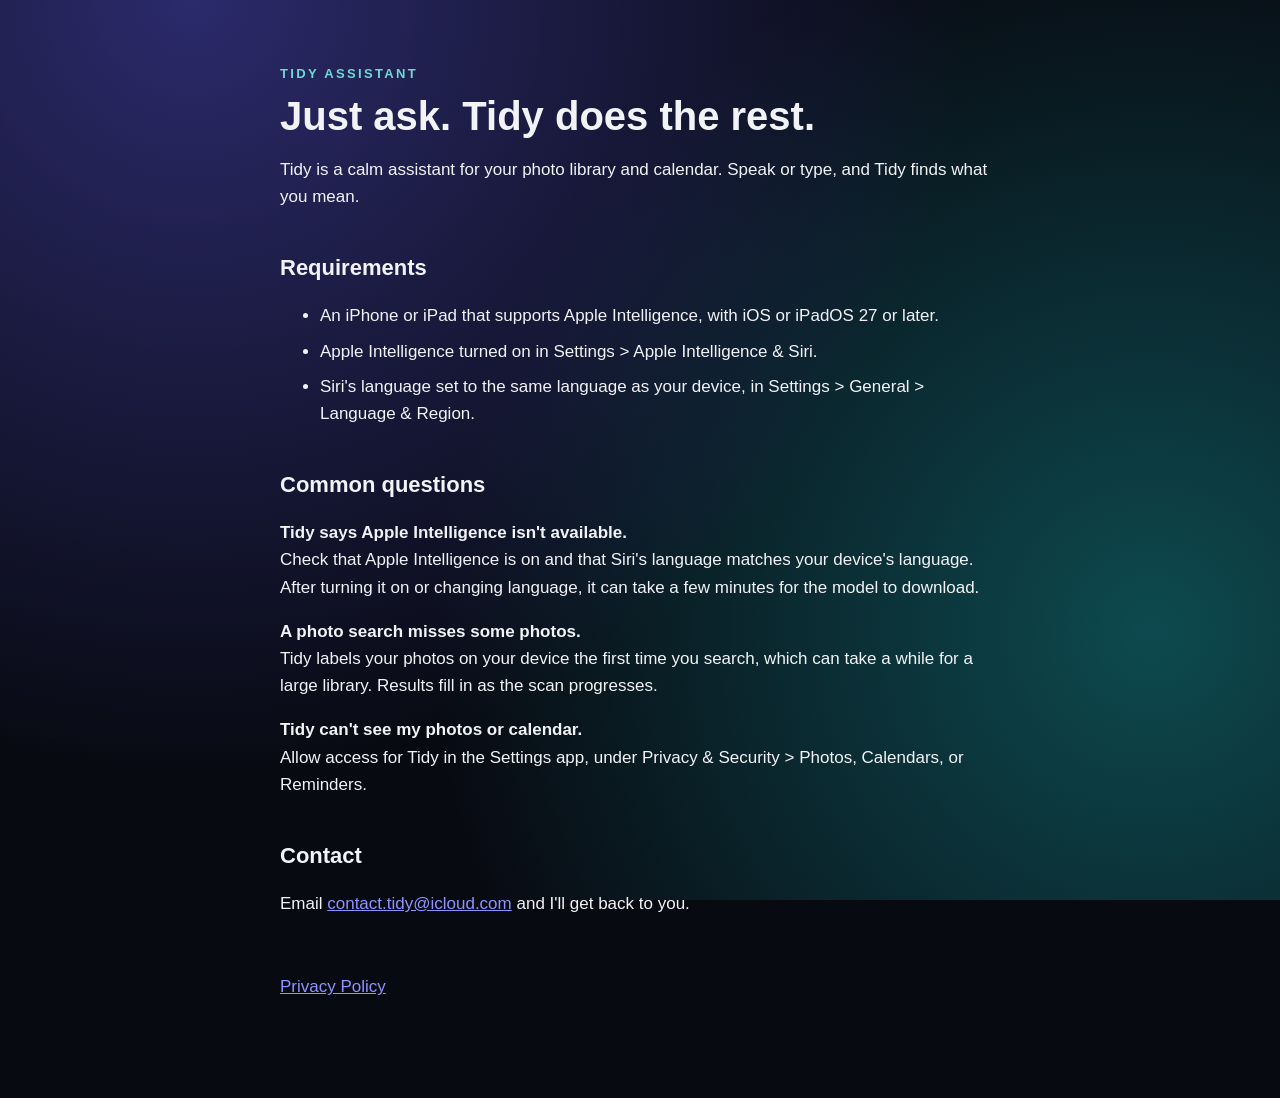
<file: index.html>
<!doctype html>
<html lang="en">
<head>
<meta charset="utf-8">
<meta name="viewport" content="width=device-width, initial-scale=1">
<title>Tidy Assistant – Support</title>
<link rel="stylesheet" href="style.css">
</head>
<body>
<main>
  <p class="eyebrow">Tidy Assistant</p>
  <h1>Just ask. Tidy does the rest.</h1>
  <p>Tidy is a calm assistant for your photo library and calendar. Speak or type, and Tidy finds what you mean.</p>

  <h2>Requirements</h2>
  <ul>
    <li>An iPhone or iPad that supports Apple Intelligence, with iOS or iPadOS 27 or later.</li>
    <li>Apple Intelligence turned on in Settings &gt; Apple Intelligence &amp; Siri.</li>
    <li>Siri's language set to the same language as your device, in Settings &gt; General &gt; Language &amp; Region.</li>
  </ul>

  <h2>Common questions</h2>
  <p><strong>Tidy says Apple Intelligence isn't available.</strong><br>
  Check that Apple Intelligence is on and that Siri's language matches your device's language. After turning it on or changing language, it can take a few minutes for the model to download.</p>
  <p><strong>A photo search misses some photos.</strong><br>
  Tidy labels your photos on your device the first time you search, which can take a while for a large library. Results fill in as the scan progresses.</p>
  <p><strong>Tidy can't see my photos or calendar.</strong><br>
  Allow access for Tidy in the Settings app, under Privacy &amp; Security &gt; Photos, Calendars, or Reminders.</p>

  <h2>Contact</h2>
  <p>Email <a href="mailto:contact.tidy@icloud.com">contact.tidy@icloud.com</a> and I'll get back to you.</p>

  <p class="footer"><a href="privacy.html">Privacy Policy</a></p>
</main>
</body>
</html>
</file>
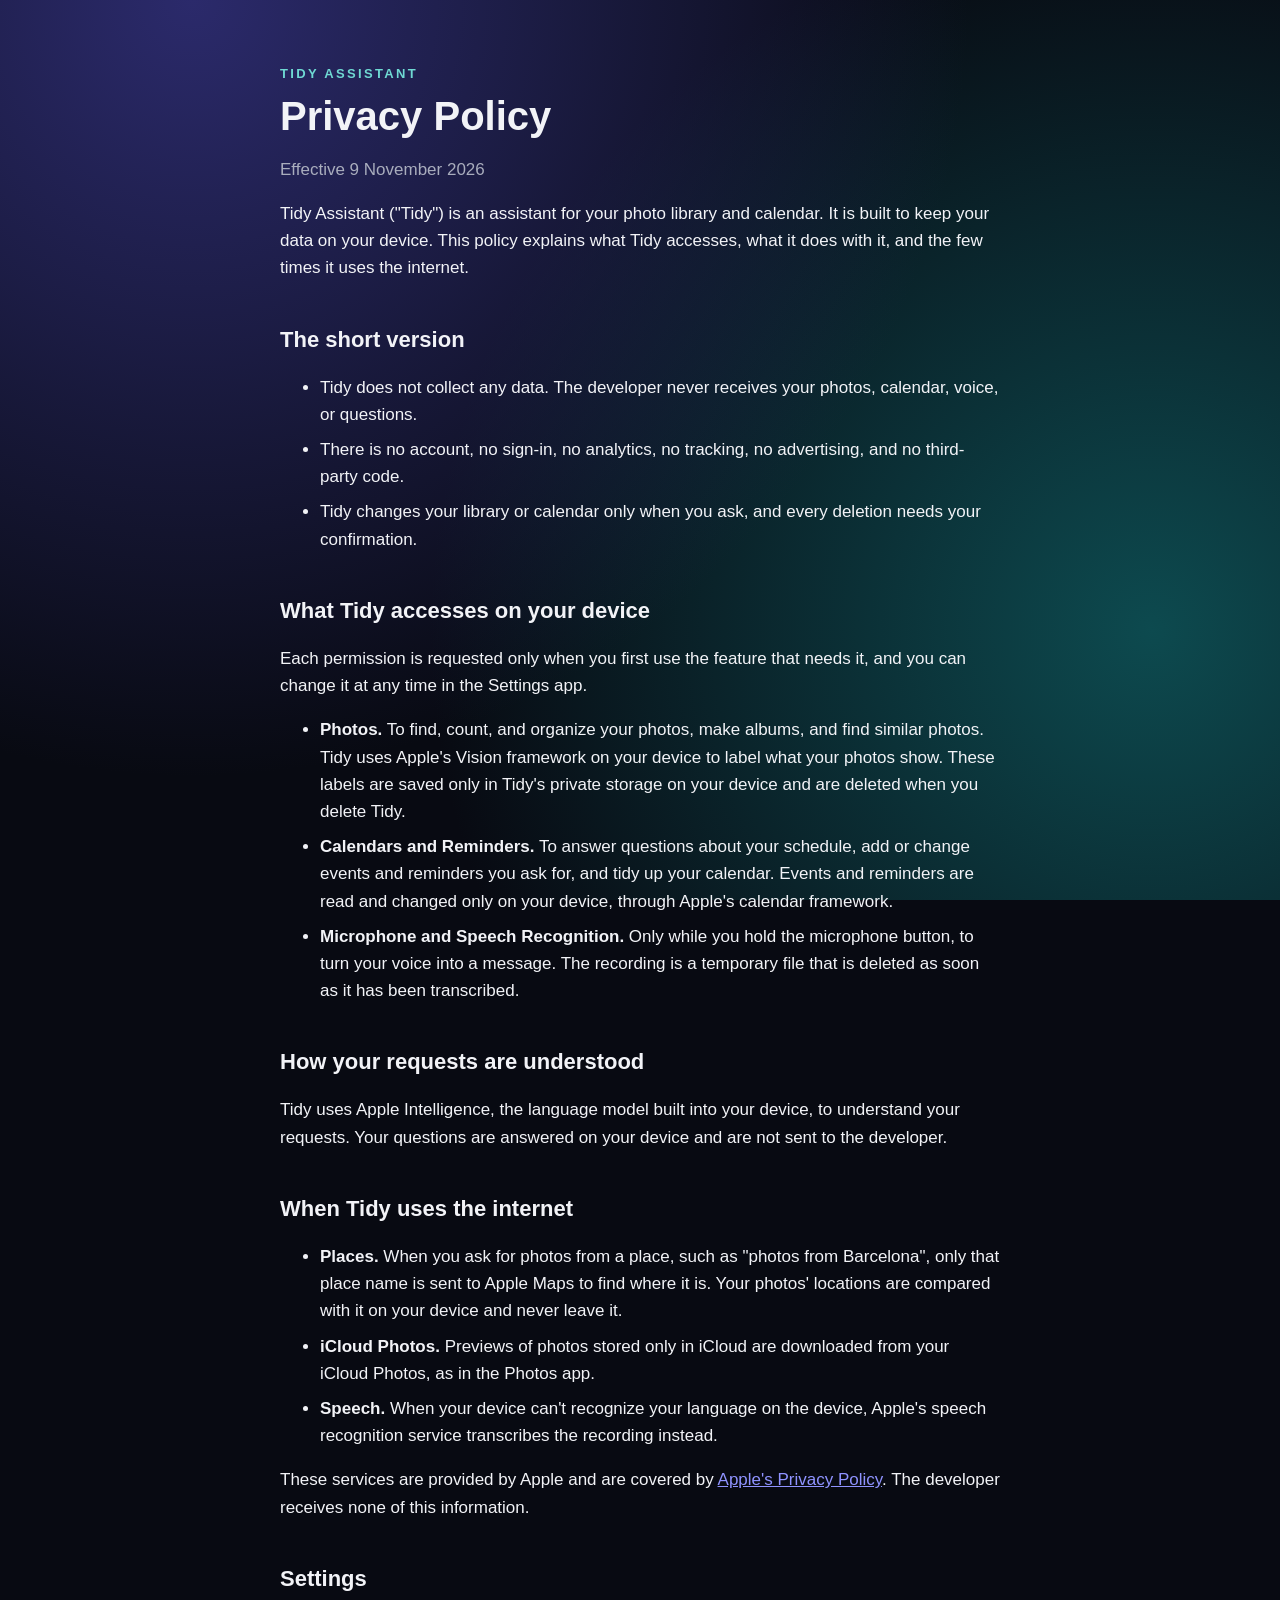
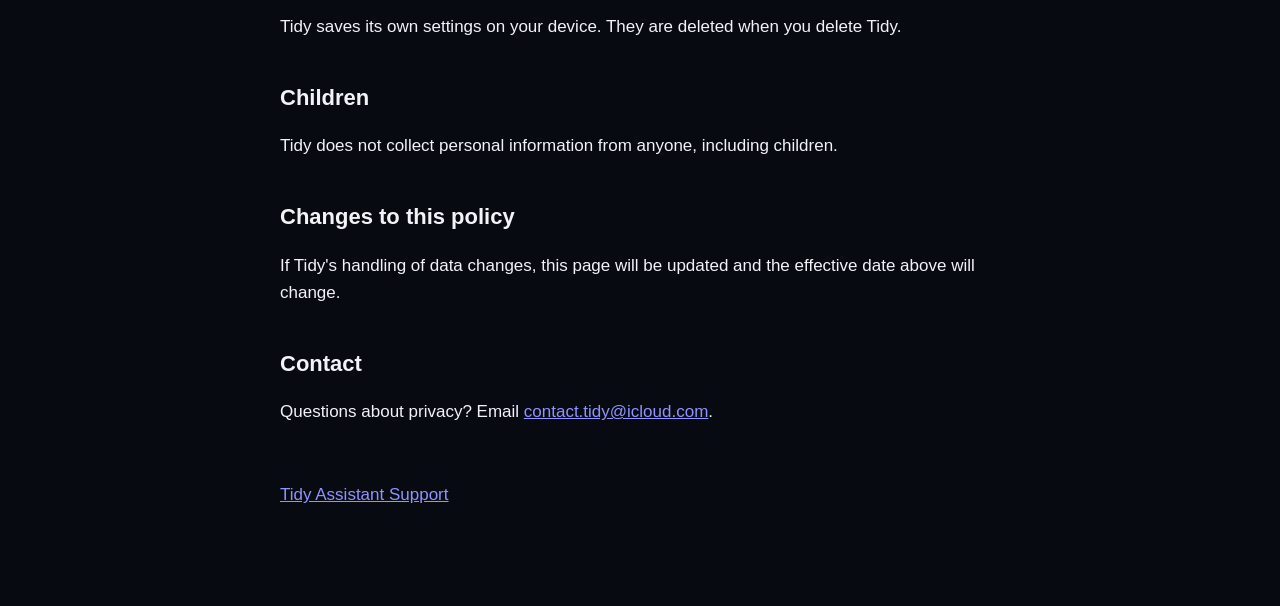
<file: privacy.html>
<!doctype html>
<html lang="en">
<head>
<meta charset="utf-8">
<meta name="viewport" content="width=device-width, initial-scale=1">
<title>Tidy Assistant – Privacy Policy</title>
<link rel="stylesheet" href="style.css">
</head>
<body>
<main>
  <p class="eyebrow">Tidy Assistant</p>
  <h1>Privacy Policy</h1>
  <p class="meta">Effective 9 November 2026</p>

  <p>Tidy Assistant ("Tidy") is an assistant for your photo library and calendar. It is built to keep your data on your device. This policy explains what Tidy accesses, what it does with it, and the few times it uses the internet.</p>

  <h2>The short version</h2>
  <ul>
    <li>Tidy does not collect any data. The developer never receives your photos, calendar, voice, or questions.</li>
    <li>There is no account, no sign-in, no analytics, no tracking, no advertising, and no third-party code.</li>
    <li>Tidy changes your library or calendar only when you ask, and every deletion needs your confirmation.</li>
  </ul>

  <h2>What Tidy accesses on your device</h2>
  <p>Each permission is requested only when you first use the feature that needs it, and you can change it at any time in the Settings app.</p>
  <ul>
    <li><strong>Photos.</strong> To find, count, and organize your photos, make albums, and find similar photos. Tidy uses Apple's Vision framework on your device to label what your photos show. These labels are saved only in Tidy's private storage on your device and are deleted when you delete Tidy.</li>
    <li><strong>Calendars and Reminders.</strong> To answer questions about your schedule, add or change events and reminders you ask for, and tidy up your calendar. Events and reminders are read and changed only on your device, through Apple's calendar framework.</li>
    <li><strong>Microphone and Speech Recognition.</strong> Only while you hold the microphone button, to turn your voice into a message. The recording is a temporary file that is deleted as soon as it has been transcribed.</li>
  </ul>

  <h2>How your requests are understood</h2>
  <p>Tidy uses Apple Intelligence, the language model built into your device, to understand your requests. Your questions are answered on your device and are not sent to the developer.</p>

  <h2>When Tidy uses the internet</h2>
  <ul>
    <li><strong>Places.</strong> When you ask for photos from a place, such as "photos from Barcelona", only that place name is sent to Apple Maps to find where it is. Your photos' locations are compared with it on your device and never leave it.</li>
    <li><strong>iCloud Photos.</strong> Previews of photos stored only in iCloud are downloaded from your iCloud Photos, as in the Photos app.</li>
    <li><strong>Speech.</strong> When your device can't recognize your language on the device, Apple's speech recognition service transcribes the recording instead.</li>
  </ul>
  <p>These services are provided by Apple and are covered by <a href="https://www.apple.com/legal/privacy/">Apple's Privacy Policy</a>. The developer receives none of this information.</p>

  <h2>Settings</h2>
  <p>Tidy saves its own settings on your device. They are deleted when you delete Tidy.</p>

  <h2>Children</h2>
  <p>Tidy does not collect personal information from anyone, including children.</p>

  <h2>Changes to this policy</h2>
  <p>If Tidy's handling of data changes, this page will be updated and the effective date above will change.</p>

  <h2>Contact</h2>
  <p>Questions about privacy? Email <a href="mailto:contact.tidy@icloud.com">contact.tidy@icloud.com</a>.</p>

  <p class="footer"><a href="index.html">Tidy Assistant Support</a></p>
</main>
</body>
</html>
</file>
<file: style.css>
:root {
  color-scheme: dark;
  --text: #f2f3f7;
  --muted: #a9adbd;
  --accent: #6fd9d3;
  --link: #8f93ff;
}

body {
  margin: 0;
  background: radial-gradient(circle at 15% 0%, #2b2a6b 0%, transparent 55%),
              radial-gradient(circle at 90% 70%, #0d4a4f 0%, transparent 55%),
              #080a12;
  background-attachment: fixed;
  color: var(--text);
  font: 17px/1.6 -apple-system, BlinkMacSystemFont, "Helvetica Neue", sans-serif;
}

main {
  max-width: 720px;
  margin: 0 auto;
  padding: 64px 20px 80px;
}

.eyebrow {
  color: var(--accent);
  font-size: 13px;
  font-weight: 600;
  letter-spacing: 0.18em;
  text-transform: uppercase;
  margin: 0 0 8px;
}

h1 {
  font-size: 40px;
  line-height: 1.15;
  margin: 0 0 12px;
}

h2 {
  font-size: 22px;
  margin: 40px 0 8px;
}

.meta, .footer {
  color: var(--muted);
}

.footer {
  margin-top: 56px;
}

a {
  color: var(--link);
}

li {
  margin-bottom: 8px;
}
</file>
